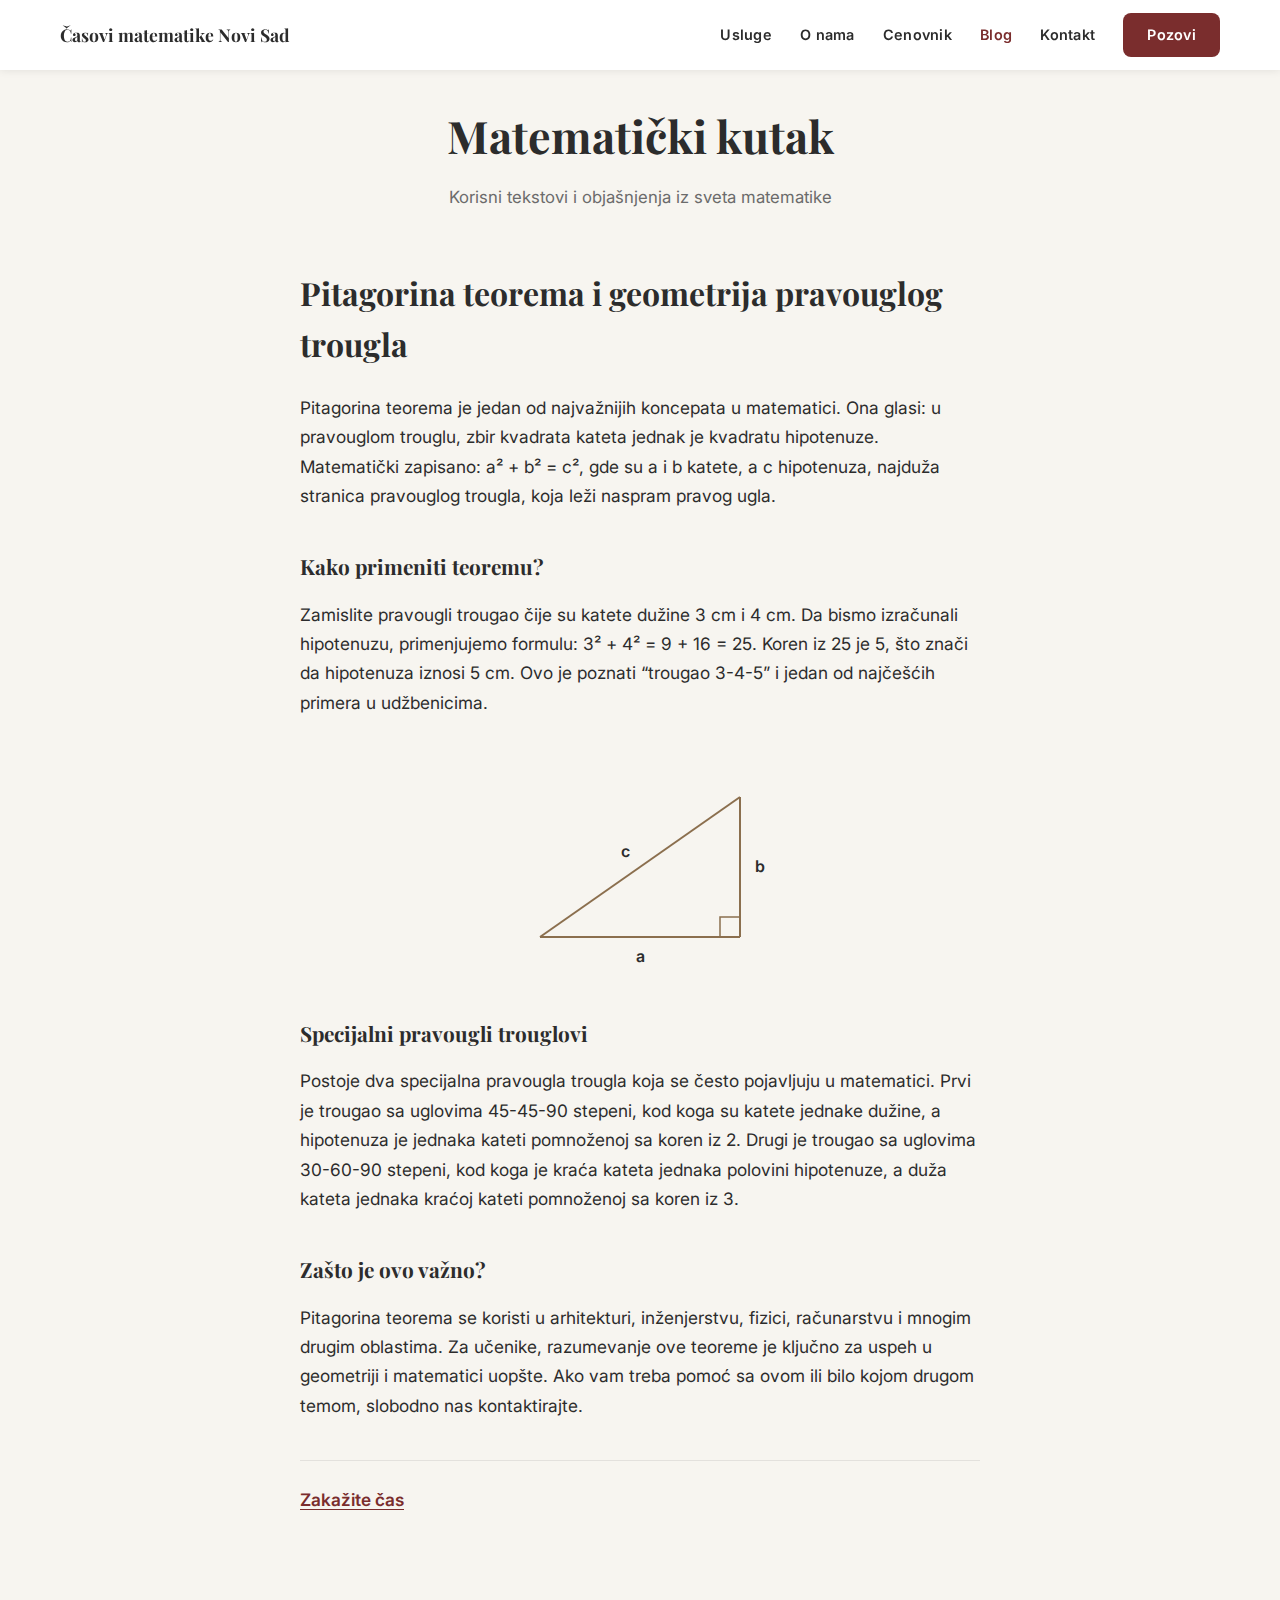
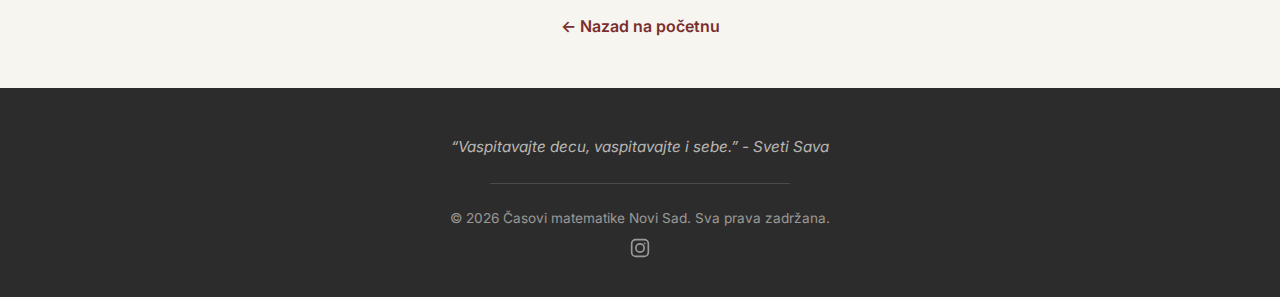
<file: blog.html>
<!DOCTYPE html>
<html lang="sr">

<head>
    <meta charset="UTF-8">
    <meta name="viewport" content="width=device-width, initial-scale=1.0">
    <title>Matematički kutak - Časovi matematike Novi Sad</title>
    <meta name="description"
        content="Korisni tekstovi i objašnjenja iz sveta matematike. Blog Časovi matematike Novi Sad.">
    <link rel="preconnect" href="https://fonts.googleapis.com">
    <link rel="preconnect" href="https://fonts.gstatic.com" crossorigin>
    <link
        href="https://fonts.googleapis.com/css2?family=Inter:wght@400;600&family=Playfair+Display:wght@700&display=swap"
        rel="stylesheet">
    <link rel="stylesheet" href="style.css">
</head>

<body>

    <!-- ====================================================================
       HEADER (same structure, always-white variant for blog)
       ==================================================================== -->
    <header class="site-header site-header--white" id="site-header">
        <div class="header-inner">
            <a href="/" class="header-brand">Časovi matematike Novi Sad</a>

            <!-- Mobile: phone icon -->
            <a href="tel:+381643681470" class="header-phone-mobile" aria-label="Pozovite nas">
                <svg xmlns="http://www.w3.org/2000/svg" viewBox="0 0 24 24" stroke-width="2" stroke-linecap="round"
                    stroke-linejoin="round">
                    <path
                        d="M22 16.92v3a2 2 0 0 1-2.18 2 19.86 19.86 0 0 1-8.63-3.07 19.5 19.5 0 0 1-6-6A19.86 19.86 0 0 1 2.12 4.18 2 2 0 0 1 4.11 2h3a2 2 0 0 1 2 1.72c.13.81.36 1.6.68 2.34a2 2 0 0 1-.45 2.11L8.09 9.91a16 16 0 0 0 6 6l1.74-1.25a2 2 0 0 1 2.11-.45c.74.32 1.53.55 2.34.68A2 2 0 0 1 22 16.92z" />
                </svg>
            </a>

            <!-- Hamburger (mobile) -->
            <button class="hamburger" id="hamburger" aria-label="Otvori meni" aria-expanded="false">
                <span></span>
                <span></span>
                <span></span>
            </button>

            <!-- Desktop Nav -->
            <nav class="header-nav" aria-label="Glavna navigacija">
                <a href="/#usluge">Usluge</a>
                <a href="/#o-nama">O nama</a>
                <a href="/#cenovnik">Cenovnik</a>
                <a href="/blog" class="active">Blog</a>
                <a href="/#kontakt">Kontakt</a>
                <a href="tel:+381643681470" class="btn-primary header-cta">Pozovi</a>
            </nav>
        </div>

        <!-- Mobile Nav Overlay -->
        <nav class="mobile-nav" id="mobile-nav" aria-label="Mobilna navigacija">
            <a href="/#usluge">Usluge</a>
            <a href="/#o-nama">O nama</a>
            <a href="/#cenovnik">Cenovnik</a>
            <a href="/blog">Blog</a>
            <a href="/#kontakt">Kontakt</a>
        </nav>
    </header>

    <main>
        <!-- Page Header -->
        <div class="blog-page-header">
            <h1>Matematički kutak</h1>
            <p>Korisni tekstovi i objašnjenja iz sveta matematike</p>
        </div>

        <!-- ==================================================================
         ARTICLE: Pitagorina teorema
         ================================================================== -->
        <article class="article-container">
            <h2>Pitagorina teorema i geometrija pravouglog trougla</h2>

            <p>Pitagorina teorema je jedan od najvažnijih koncepata u matematici. Ona glasi: u pravouglom trouglu, zbir
                kvadrata kateta jednak je kvadratu hipotenuze. Matematički zapisano: a&sup2; + b&sup2; = c&sup2;, gde su
                a i b katete, a c hipotenuza, najduža stranica pravouglog trougla, koja leži naspram pravog ugla.
            </p>

            <h3>Kako primeniti teoremu?</h3>

            <p>Zamislite pravougli trougao čije su katete dužine 3 cm i 4 cm. Da bismo izračunali hipotenuzu,
                primenjujemo formulu: 3&sup2; + 4&sup2; = 9 + 16 = 25. Koren iz 25 je 5, što znači da hipotenuza iznosi
                5 cm. Ovo je poznati &ldquo;trougao 3-4-5&rdquo; i jedan od najčešćih primera u udžbenicima.</p>

            <!-- Right triangle illustration -->
            <div class="triangle-illustration">
                <svg width="280" height="220" viewBox="0 0 280 220" xmlns="http://www.w3.org/2000/svg">
                    <!-- Triangle -->
                    <line x1="40" y1="180" x2="240" y2="180" stroke="#8B6F4E" stroke-width="2" />
                    <line x1="240" y1="180" x2="240" y2="40" stroke="#8B6F4E" stroke-width="2" />
                    <line x1="40" y1="180" x2="240" y2="40" stroke="#8B6F4E" stroke-width="2" />
                    <!-- Right angle marker -->
                    <polyline points="220,180 220,160 240,160" fill="none" stroke="#8B6F4E" stroke-width="1.5" />
                    <!-- Labels -->
                    <text x="140" y="205" text-anchor="middle" font-family="Inter, sans-serif" font-size="16"
                        fill="#2C2C2C" font-weight="600">a</text>
                    <text x="255" y="115" text-anchor="start" font-family="Inter, sans-serif" font-size="16"
                        fill="#2C2C2C" font-weight="600">b</text>
                    <text x="125" y="100" text-anchor="middle" font-family="Inter, sans-serif" font-size="16"
                        fill="#2C2C2C" font-weight="600">c</text>
                </svg>
            </div>

            <h3>Specijalni pravougli trouglovi</h3>

            <p>Postoje dva specijalna pravougla trougla koja se često pojavljuju u matematici. Prvi je trougao sa
                uglovima 45-45-90 stepeni, kod koga su katete jednake dužine, a hipotenuza je jednaka kateti pomnoženoj
                sa koren iz 2. Drugi je trougao sa uglovima 30-60-90 stepeni, kod koga je kraća kateta jednaka polovini
                hipotenuze, a duža kateta jednaka kraćoj kateti pomnoženoj sa koren iz 3.</p>

            <h3>Zašto je ovo važno?</h3>

            <p>Pitagorina teorema se koristi u arhitekturi, inženjerstvu, fizici, računarstvu i mnogim drugim oblastima.
                Za učenike, razumevanje ove teoreme je ključno za uspeh u geometriji i matematici uopšte. Ako vam treba
                pomoć sa ovom ili bilo kojom drugom temom, slobodno nas kontaktirajte.</p>

            <div class="article-cta">
                <p><a href="/#kontakt">Zakažite čas</a></p>
            </div>
        </article>

        <a href="/" class="back-link">&larr; Nazad na početnu</a>

        <!-- To add a new article, duplicate the <article class="article-container"> block above -->
    </main>

    <!-- ====================================================================
       FOOTER
       ==================================================================== -->
    <footer class="site-footer">
        <div class="container">
            <p class="footer-quote">&ldquo;Vaspitavajte decu, vaspitavajte i sebe.&rdquo; - Sveti Sava</p>
            <hr>
            <p class="footer-copy">&copy; 2026 Časovi matematike Novi Sad. Sva prava zadržana.</p>
            <div class="footer-social">
                <a href="https://www.instagram.com/casovimatematike.ns" target="_blank" rel="noopener noreferrer"
                    aria-label="Instagram">
                    <svg xmlns="http://www.w3.org/2000/svg" viewBox="0 0 24 24" fill="none" stroke="currentColor"
                        stroke-width="2" stroke-linecap="round" stroke-linejoin="round">
                        <rect x="2" y="2" width="20" height="20" rx="5" ry="5" />
                        <circle cx="12" cy="12" r="5" />
                        <line x1="17.5" y1="6.5" x2="17.51" y2="6.5" />
                    </svg>
                </a>
            </div>
        </div>
    </footer>

    <script src="script.js"></script>
</body>

</html>
</file>
<file: style.css>
/* stilovi za sajt */

/* google fontovi */
@import url('https://fonts.googleapis.com/css2?family=Inter:wght@400;600&family=Playfair+Display:wght@700&display=swap');

/* boje i varijable */
:root {
    --bg-primary: #F7F5F0;
    --bg-alt: #EDEBE6;
    --text-primary: #2C2C2C;
    --text-secondary: #8B6F4E;
    --accent: #7A2D2D;
    --accent-hover: #5C1E1E;
    --white: #FFFFFF;
    --shadow-sm: 0 2px 12px rgba(0, 0, 0, 0.06);
    --shadow-md: 0 6px 24px rgba(0, 0, 0, 0.10);
    --radius: 12px;
    --radius-sm: 8px;
    --font-heading: 'Playfair Display', Georgia, serif;
    --font-body: 'Inter', -apple-system, BlinkMacSystemFont, sans-serif;
    --container: 1200px;
}

/* reset */
*,
*::before,
*::after {
    margin: 0;
    padding: 0;
    box-sizing: border-box;
}

html {
    scroll-behavior: smooth;
    -webkit-text-size-adjust: 100%;
}

body {
    font-family: var(--font-body);
    font-weight: 400;
    color: var(--text-primary);
    background-color: var(--bg-primary);
    line-height: 1.6;
    -webkit-font-smoothing: antialiased;
    -moz-osx-font-smoothing: grayscale;
}

img {
    max-width: 100%;
    display: block;
}

a {
    color: inherit;
    text-decoration: none;
}

ul,
ol {
    list-style: none;
}

/* utility */
.container {
    width: 100%;
    max-width: var(--container);
    margin: 0 auto;
    padding: 0 20px;
}

.section-title {
    font-family: var(--font-heading);
    font-weight: 700;
    font-size: clamp(1.6rem, 4vw, 2.4rem);
    color: var(--text-secondary);
    text-align: center;
    letter-spacing: 0.08em;
    margin-bottom: 48px;
}

/* dugmici */
.btn-primary {
    display: inline-block;
    font-family: var(--font-body);
    font-weight: 600;
    font-size: 1rem;
    color: var(--white);
    background-color: var(--accent);
    border: none;
    border-radius: var(--radius-sm);
    padding: 16px 40px;
    cursor: pointer;
    transition: background-color 0.3s ease, transform 0.3s ease, box-shadow 0.3s ease;
    text-align: center;
}

.btn-primary:hover,
.btn-primary:focus-visible {
    background-color: var(--accent-hover);
    transform: scale(1.02);
    box-shadow: 0 4px 16px rgba(122, 45, 45, 0.3);
}

.btn-outline {
    display: inline-flex;
    align-items: center;
    gap: 8px;
    font-family: var(--font-body);
    font-weight: 600;
    font-size: 1rem;
    color: var(--accent);
    background: transparent;
    border: 2px solid var(--accent);
    border-radius: var(--radius-sm);
    padding: 12px 24px;
    cursor: pointer;
    transition: background-color 0.3s ease, color 0.3s ease, transform 0.3s ease;
    text-decoration: none;
}

.btn-outline:hover,
.btn-outline:focus-visible {
    background-color: var(--accent);
    color: var(--white);
    transform: scale(1.02);
}

.btn-outline:hover svg,
.btn-outline:focus-visible svg {
    fill: var(--white);
    stroke: var(--white);
}

.btn-outline svg {
    width: 20px;
    height: 20px;
    fill: var(--accent);
    stroke: var(--accent);
    transition: fill 0.3s ease, stroke 0.3s ease;
}

.contact-icon {
    width: 20px;
    height: 20px;
    display: inline-block;
    vertical-align: middle;
}

/* heder */
.site-header {
    position: fixed;
    top: 0;
    left: 0;
    width: 100%;
    z-index: 1000;
    transition: background-color 0.3s ease, box-shadow 0.3s ease;
}

/* transparentan na index */
.site-header--transparent {
    background-color: transparent;
}

/* beli na blogu */
.site-header--white,
.site-header--scrolled {
    background-color: var(--white);
    box-shadow: 0 1px 8px rgba(0, 0, 0, 0.08);
}

.header-inner {
    display: flex;
    align-items: center;
    justify-content: space-between;
    height: 70px;
    max-width: var(--container);
    margin: 0 auto;
    padding: 0 20px;
}

/* brend */
.header-brand {
    font-family: var(--font-heading);
    font-weight: 700;
    font-size: 1.1rem;
    color: var(--white);
    text-decoration: none;
    transition: color 0.3s ease;
    z-index: 1001;
}

.site-header--scrolled .header-brand,
.site-header--white .header-brand {
    color: var(--text-primary);
}

/* nav */
.header-nav {
    display: none;
    align-items: center;
    gap: 28px;
}

.header-nav a {
    font-family: var(--font-body);
    font-weight: 600;
    font-size: 0.9rem;
    color: rgba(255, 255, 255, 0.85);
    text-decoration: none;
    transition: color 0.3s ease;
    letter-spacing: 0.02em;
}

.site-header--scrolled .header-nav a,
.site-header--white .header-nav a {
    color: var(--text-primary);
}

.header-nav a:hover {
    color: var(--accent);
}

.header-nav a.active {
    color: var(--accent);
}

/* pozovi dugme */
.header-cta {
    display: none;
    font-size: 0.85rem;
    padding: 10px 24px;
    color: var(--white) !important;
}

/* telefon mobilni */
.header-phone-mobile {
    display: flex;
    align-items: center;
    justify-content: center;
    z-index: 1001;
}

.header-phone-mobile svg {
    width: 22px;
    height: 22px;
    stroke: var(--white);
    fill: none;
    transition: stroke 0.3s ease;
}

.site-header--scrolled .header-phone-mobile svg,
.site-header--white .header-phone-mobile svg {
    stroke: var(--accent);
}

/* hamburger */
.hamburger {
    display: flex;
    flex-direction: column;
    justify-content: center;
    gap: 5px;
    width: 28px;
    height: 28px;
    background: none;
    border: none;
    cursor: pointer;
    z-index: 1001;
    padding: 0;
}

.hamburger span {
    display: block;
    width: 100%;
    height: 2px;
    background-color: var(--white);
    border-radius: 2px;
    transition: transform 0.3s ease, opacity 0.3s ease, background-color 0.3s ease;
}

.site-header--scrolled .hamburger span,
.site-header--white .hamburger span {
    background-color: var(--text-primary);
}

/* hamburger X */
.hamburger.active span:nth-child(1) {
    transform: translateY(7px) rotate(45deg);
    background-color: var(--white);
}

.hamburger.active span:nth-child(2) {
    opacity: 0;
}

.hamburger.active span:nth-child(3) {
    transform: translateY(-7px) rotate(-45deg);
    background-color: var(--white);
}

/* mobilni meni */
.mobile-nav {
    position: fixed;
    inset: 0;
    background-color: rgba(44, 44, 44, 0.97);
    display: flex;
    flex-direction: column;
    align-items: center;
    justify-content: center;
    gap: 32px;
    z-index: 999;
    opacity: 0;
    visibility: hidden;
    transition: opacity 0.3s ease, visibility 0.3s ease;
}

.mobile-nav.open {
    opacity: 1;
    visibility: visible;
}

.mobile-nav a {
    font-family: var(--font-heading);
    font-weight: 700;
    font-size: 1.8rem;
    color: var(--white);
    text-decoration: none;
    transition: color 0.3s ease;
}

.mobile-nav a:hover {
    color: var(--text-secondary);
}

/* desktop */
@media (min-width: 768px) {
    .hamburger {
        display: none;
    }

    .mobile-nav {
        display: none !important;
    }

    .header-phone-mobile {
        display: none;
    }

    .header-nav {
        display: flex;
    }

    .header-cta {
        display: inline-block;
    }
}

/* hero */
.hero {
    position: relative;
    width: 100%;
    height: 100vh;
    min-height: 600px;
    display: flex;
    align-items: center;
    justify-content: center;
    text-align: center;
    /* REPLACE GRADIENT WITH HERO IMAGE: use background-image with object-fit cover */
    background: linear-gradient(135deg, #2C2C2C 0%, #3D2E1E 40%, #8B6F4E 100%);
    overflow: hidden;
}

/* video */
.hero-video {
    position: absolute;
    inset: 0;
    width: 100%;
    height: 100%;
    object-fit: contain;
    z-index: 0;
    opacity: 0.6;
    display: none;
}

@media (min-width: 768px) {
    .hero-video {
        display: block;
    }
}

.hero::before {
    content: '';
    position: absolute;
    inset: 0;
    background: rgba(0, 0, 0, 0.45);
    z-index: 1;
}

.hero-content {
    position: relative;
    z-index: 2;
    padding: 0 20px;
    max-width: 800px;
}

.hero-title {
    font-family: var(--font-heading);
    font-weight: 700;
    font-size: clamp(2rem, 5vw, 4.4rem);
    color: var(--white);
    margin-bottom: 16px;
    line-height: 1.15;
}

.hero-subtitle {
    font-family: var(--font-body);
    font-weight: 400;
    font-size: clamp(1rem, 2vw, 1.33rem);
    color: rgba(255, 255, 255, 0.85);
    margin-bottom: 40px;
    line-height: 1.5;
}

.hero .btn-primary {
    font-size: 1.05rem;
}

/* strelica dole */
.scroll-chevron {
    position: absolute;
    bottom: 32px;
    left: 50%;
    transform: translateX(-50%);
    z-index: 2;
    animation: bounce 2s ease infinite;
}

.scroll-chevron svg {
    width: 32px;
    height: 32px;
    stroke: rgba(255, 255, 255, 0.6);
    fill: none;
    stroke-width: 2;
}

@keyframes bounce {

    0%,
    20%,
    50%,
    80%,
    100% {
        transform: translateX(-50%) translateY(0);
    }

    40% {
        transform: translateX(-50%) translateY(-10px);
    }

    60% {
        transform: translateX(-50%) translateY(-5px);
    }
}

/* sekcije */
.section {
    padding: 48px 0;
}

.section--alt {
    background-color: var(--bg-alt);
}

.section--primary {
    background-color: var(--bg-primary);
}

@media (min-width: 768px) {
    .section {
        padding: 80px 0;
    }
}

@media (min-width: 1024px) {
    .section {
        padding: 100px 0;
    }
}

/* usluge */
.services-grid {
    display: grid;
    grid-template-columns: 1fr;
    gap: 20px;
}

@media (min-width: 768px) {
    .services-grid {
        grid-template-columns: 1fr 1fr;
        gap: 24px;
    }
}

.service-card {
    background: var(--white);
    border-radius: var(--radius);
    box-shadow: var(--shadow-sm);
    padding: 32px;
    transition: transform 0.3s ease, box-shadow 0.3s ease;
}

.service-card:hover {
    transform: translateY(-4px);
    box-shadow: var(--shadow-md);
}

.service-card h3 {
    font-family: var(--font-body);
    font-weight: 600;
    font-size: 1.1rem;
    color: var(--text-primary);
    margin-bottom: 8px;
}

.service-card p {
    font-family: var(--font-body);
    font-weight: 400;
    font-size: 0.95rem;
    color: #6B6B6B;
    line-height: 1.5;
}

/* o nama */
.about-philosophy {
    max-width: 700px;
    margin: 0 auto 64px;
    text-align: center;
}

.about-philosophy h3 {
    font-family: var(--font-heading);
    font-weight: 700;
    font-size: 1.4rem;
    color: var(--text-secondary);
    margin-bottom: 24px;
}

.about-philosophy p {
    font-size: 1.1rem;
    line-height: 1.7;
    color: var(--text-primary);
    margin-bottom: 16px;
}

@media (min-width: 768px) {
    .about-philosophy p {
        font-size: 1.15rem;
    }
}

/* tutor kartice */
.tutor-grid {
    display: grid;
    grid-template-columns: 1fr;
    gap: 32px;
    margin-bottom: 64px;
}

@media (min-width: 768px) {
    .tutor-grid {
        grid-template-columns: 1fr 1fr;
    }
}

.tutor-card {
    background: var(--white);
    border-radius: var(--radius);
    box-shadow: var(--shadow-sm);
    padding: 32px;
    text-align: center;
}

@media (min-width: 768px) {
    .tutor-card {
        padding: 40px;
    }
}

.tutor-photo {
    width: 200px;
    height: 200px;
    border-radius: 50%;
    background-color: #D9D5CE;
    margin: 0 auto 20px;
    display: flex;
    align-items: center;
    justify-content: center;
    font-size: 0.85rem;
    color: #8B8B8B;
    overflow: hidden;
}

.tutor-photo img {
    width: 100%;
    height: 100%;
    object-fit: cover;
}

.tutor-card h4 {
    font-family: var(--font-heading);
    font-weight: 700;
    font-size: 1.3rem;
    color: var(--text-primary);
    margin-bottom: 8px;
}

/* prosek badge */
.gpa-badge {
    display: inline-block;
    background-color: var(--accent);
    color: var(--white);
    font-family: var(--font-body);
    font-weight: 600;
    font-size: 0.8rem;
    border-radius: 20px;
    padding: 4px 16px;
    margin-bottom: 12px;
    cursor: pointer;
    transition: transform 0.2s ease, box-shadow 0.2s ease;
}

.gpa-badge:hover {
    transform: scale(1.05);
    box-shadow: 0 2px 8px rgba(122, 45, 45, 0.3);
}

.tutor-card .tutor-title {
    font-family: var(--font-body);
    font-weight: 600;
    font-size: 0.95rem;
    color: var(--text-secondary);
    margin-bottom: 16px;
}

.tutor-card .tutor-bio {
    font-size: 0.95rem;
    line-height: 1.6;
    color: #555;
    margin-bottom: 16px;
    text-align: left;
}

.tutor-card .tutor-details {
    font-size: 0.9rem;
    line-height: 1.7;
    color: #6B6B6B;
    text-align: left;
    margin-bottom: 20px;
}

.tutor-card .tutor-details strong {
    color: var(--text-primary);
}


/* preporuke */
.testimonials {
    max-width: 900px;
    margin: 0 auto;
}

.testimonials h3 {
    font-family: var(--font-heading);
    font-weight: 700;
    font-size: 1.3rem;
    color: var(--text-secondary);
    text-align: center;
    margin-bottom: 32px;
}

.testimonial-grid {
    display: grid;
    grid-template-columns: 1fr;
    gap: 24px;
}

@media (min-width: 768px) {
    .testimonial-grid {
        grid-template-columns: 1fr 1fr 1fr;
    }
}

.testimonial-card {
    background: var(--white);
    border-radius: var(--radius);
    box-shadow: var(--shadow-sm);
    padding: 32px;
    position: relative;
}

.testimonial-card::before {
    content: '\201C';
    position: absolute;
    top: 16px;
    left: 24px;
    font-family: var(--font-heading);
    font-size: 4rem;
    line-height: 1;
    color: rgba(139, 111, 78, 0.15);
}

.testimonial-card blockquote {
    font-family: var(--font-body);
    font-weight: 400;
    font-style: italic;
    font-size: 0.95rem;
    line-height: 1.7;
    color: #555;
    margin-bottom: 16px;
    padding-top: 24px;
}

.testimonial-card cite {
    font-style: normal;
    font-weight: 600;
    font-size: 0.9rem;
    color: var(--text-primary);
}

/* cenovnik */
.pricing-table {
    max-width: 500px;
    margin: 0 auto;
}

.pricing-group {
    margin-bottom: 40px;
}

.pricing-group h3 {
    font-family: var(--font-body);
    font-weight: 600;
    font-size: 0.9rem;
    color: var(--text-secondary);
    letter-spacing: 0.1em;
    text-transform: uppercase;
    margin-bottom: 16px;
    padding-bottom: 12px;
    border-bottom: 1px solid var(--text-secondary);
}

.pricing-row {
    display: flex;
    justify-content: space-between;
    align-items: center;
    padding: 12px 0;
    border-bottom: 1px solid rgba(0, 0, 0, 0.06);
    font-size: 1rem;
}

.pricing-row:last-child {
    border-bottom: none;
}

.pricing-row .duration {
    color: var(--text-primary);
}

.pricing-row .price {
    font-weight: 600;
    color: var(--text-primary);
}

.pricing-cta {
    text-align: center;
    margin-top: 40px;
}

/* ==========================================================================
   BLOG PREVIEW (Matematicki kutak)
   ========================================================================== */
.blog-intro {
    text-align: center;
    font-size: 1rem;
    color: #6B6B6B;
    margin-bottom: 40px;
    margin-top: -24px;
}

.blog-preview-grid {
    display: grid;
    grid-template-columns: 1fr;
    gap: 24px;
    max-width: 800px;
    margin: 0 auto;
}

@media (min-width: 768px) {
    .blog-preview-grid {
        grid-template-columns: 1fr 1fr;
    }
}

.blog-card {
    background: var(--white);
    border-radius: var(--radius);
    box-shadow: var(--shadow-sm);
    padding: 32px;
    transition: transform 0.3s ease, box-shadow 0.3s ease;
}

.blog-card:hover {
    transform: translateY(-4px);
    box-shadow: var(--shadow-md);
}

.blog-card h3 {
    font-family: var(--font-heading);
    font-weight: 700;
    font-size: 1.15rem;
    color: var(--text-primary);
    margin-bottom: 12px;
}

.blog-card p {
    font-size: 0.95rem;
    line-height: 1.6;
    color: #6B6B6B;
    margin-bottom: 16px;
}

.blog-card .read-more {
    font-weight: 600;
    color: var(--accent);
    transition: color 0.3s ease;
}

.blog-card .read-more:hover {
    color: var(--accent-hover);
}

/* kontak */
.contact-inner {
    text-align: center;
    max-width: 600px;
    margin: 0 auto;
}

.contact-inner>p {
    font-size: 1.05rem;
    color: #6B6B6B;
    margin-bottom: 16px;
}

.contact-phone {
    font-family: var(--font-heading);
    font-weight: 700;
    font-size: clamp(1.5rem, 3vw, 2.5rem);
    color: var(--accent);
    margin-bottom: 32px;
    display: block;
    text-decoration: none;
}

.contact-phone:hover {
    color: var(--accent-hover);
}

.contact-buttons {
    display: flex;
    flex-direction: column;
    gap: 12px;
    align-items: center;
    margin-bottom: 32px;
}

@media (min-width: 768px) {
    .contact-buttons {
        flex-direction: row;
        justify-content: center;
        gap: 16px;
    }
}

.contact-social {
    margin-bottom: 16px;
}

.contact-social a {
    display: inline-flex;
    align-items: center;
    gap: 8px;
    color: var(--accent);
    font-weight: 600;
    font-size: 1rem;
    transition: color 0.3s ease;
}

.contact-social a:hover {
    color: var(--accent-hover);
}

.contact-social svg {
    width: 20px;
    height: 20px;
}

.contact-muted {
    font-size: 0.9rem;
    color: #999;
    margin-bottom: 8px;
}

.contact-location {
    display: inline-flex;
    align-items: center;
    gap: 6px;
    font-size: 0.95rem;
    color: #6B6B6B;
}

.contact-location svg {
    width: 18px;
    height: 18px;
    fill: none;
    stroke: #6B6B6B;
}

/* footer */
.site-footer {
    background-color: var(--text-primary);
    padding: 48px 0 32px;
    text-align: center;
    color: var(--bg-primary);
}

.footer-quote {
    font-style: italic;
    font-size: 0.95rem;
    color: rgba(247, 245, 240, 0.7);
    margin-bottom: 24px;
    line-height: 1.5;
}

.site-footer hr {
    border: none;
    border-top: 1px solid rgba(255, 255, 255, 0.15);
    margin: 0 auto 24px;
    max-width: 300px;
}

.footer-copy {
    font-size: 0.85rem;
    color: rgba(247, 245, 240, 0.55);
    margin-bottom: 8px;
}

.footer-credit {
    font-size: 0.8rem;
    color: rgba(247, 245, 240, 0.4);
    margin-bottom: 16px;
}

.footer-social a {
    display: inline-flex;
    align-items: center;
    justify-content: center;
    color: rgba(247, 245, 240, 0.55);
    transition: color 0.3s ease;
}

.footer-social a:hover {
    color: var(--bg-primary);
}

.footer-social svg {
    width: 20px;
    height: 20px;
}

/* blog stranica */
.blog-page-header {
    padding-top: 100px;
    padding-bottom: 16px;
    text-align: center;
}

.blog-page-header h1 {
    font-family: var(--font-heading);
    font-weight: 700;
    font-size: clamp(1.8rem, 4vw, 2.8rem);
    color: var(--text-primary);
    margin-bottom: 12px;
}

.blog-page-header p {
    font-size: 1.05rem;
    color: #6B6B6B;
}

/* clanak */
.article-container {
    max-width: 720px;
    margin: 0 auto;
    padding: 40px 20px 80px;
}

.article-container h2 {
    font-family: var(--font-heading);
    font-weight: 700;
    font-size: clamp(1.5rem, 3vw, 2rem);
    color: var(--text-primary);
    margin-bottom: 24px;
}

.article-container h3 {
    font-family: var(--font-heading);
    font-weight: 700;
    font-size: 1.3rem;
    color: var(--text-primary);
    margin-top: 40px;
    margin-bottom: 16px;
}

.article-container p {
    font-size: 1.08rem;
    line-height: 1.7;
    color: var(--text-primary);
    margin-bottom: 20px;
}

/* svg ilustracija */
.triangle-illustration {
    display: flex;
    justify-content: center;
    margin: 40px 0;
}

.triangle-illustration svg {
    max-width: 100%;
    height: auto;
}

.article-cta {
    margin-top: 40px;
    padding-top: 24px;
    border-top: 1px solid rgba(0, 0, 0, 0.08);
}

.article-cta a {
    color: var(--accent);
    font-weight: 600;
    text-decoration: underline;
    text-underline-offset: 3px;
    transition: color 0.3s ease;
}

.article-cta a:hover {
    color: var(--accent-hover);
}

.back-link {
    display: block;
    text-align: center;
    margin: 0 auto 48px;
    font-weight: 600;
    color: var(--accent);
    font-size: 1rem;
    transition: color 0.3s ease;
}

.back-link:hover {
    color: var(--accent-hover);
}

/* cenovnik naslov */
.section-title--wide {
    letter-spacing: 0.15em;
}

/* lightbox */
.lightbox {
    position: fixed;
    inset: 0;
    background: rgba(0, 0, 0, 0.85);
    z-index: 2000;
    display: flex;
    align-items: center;
    justify-content: center;
    opacity: 0;
    visibility: hidden;
    transition: opacity 0.3s ease, visibility 0.3s ease;
}

.lightbox.open {
    opacity: 1;
    visibility: visible;
}

.lightbox-close {
    position: absolute;
    top: 20px;
    right: 24px;
    background: none;
    border: none;
    color: var(--white);
    font-size: 2.5rem;
    cursor: pointer;
    line-height: 1;
    z-index: 2001;
    transition: transform 0.2s ease;
}

.lightbox-close:hover {
    transform: scale(1.15);
}

.lightbox-img {
    max-width: 90%;
    max-height: 85vh;
    border-radius: var(--radius);
    box-shadow: 0 8px 40px rgba(0, 0, 0, 0.4);
}
</file>
